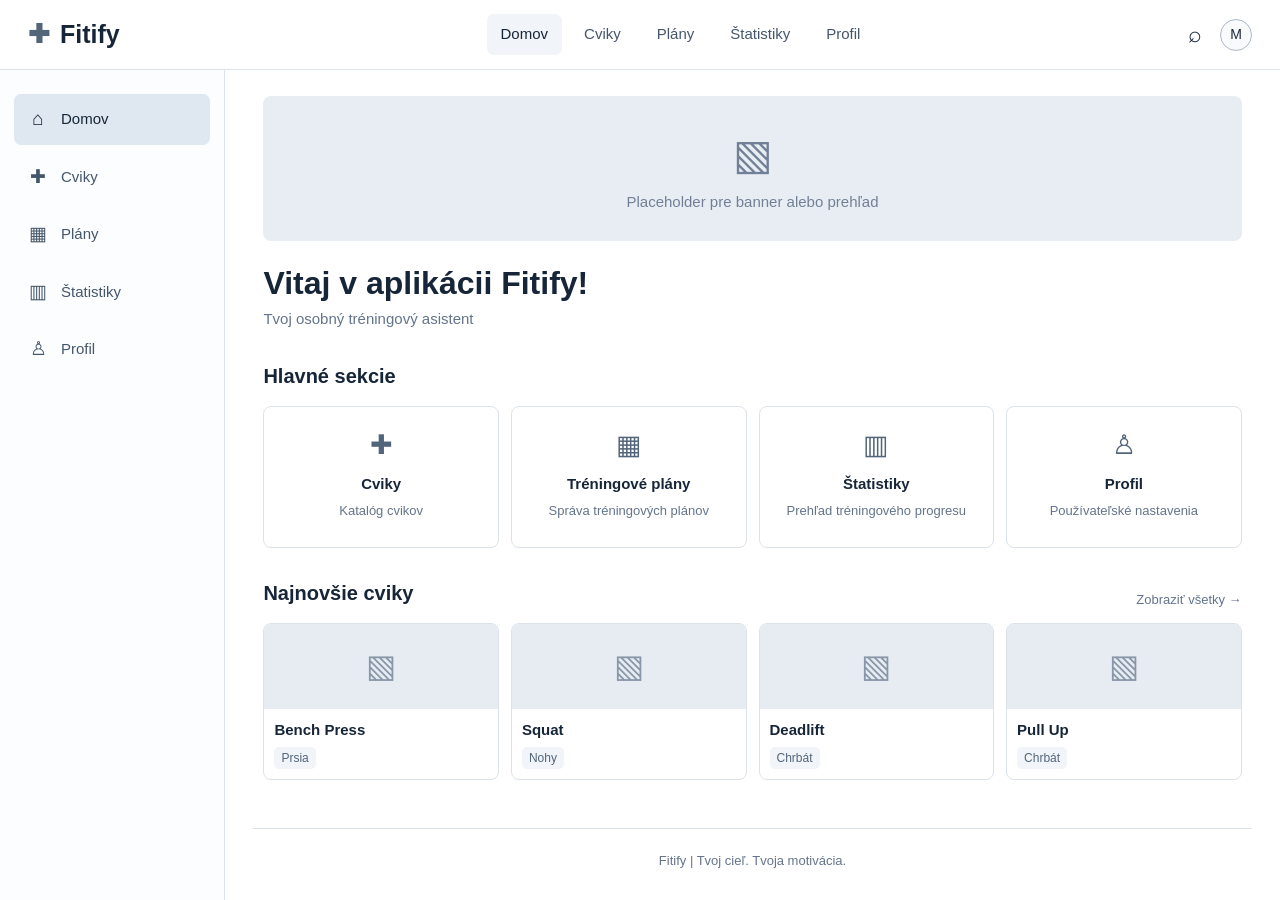
<file: html/index.html>
<!DOCTYPE html>
<html lang="sk">
<head>
  <meta charset="UTF-8">
  <meta name="viewport" content="width=device-width, initial-scale=1.0">
  <title>Fitify – Domov</title>
  <link rel="stylesheet" href="style.css">
</head>
<body>
  <header class="topbar">
    <a class="brand" href="index.html" aria-label="Fitify – domov"><span class="brand-icon">✚</span> Fitify</a>
    <nav class="top-nav" aria-label="Hlavná navigácia">
      <a class="active" href="index.html">Domov</a>
      <a href="#cviky">Cviky</a>
      <a href="plan.html">Plány</a>
      <a href="#statistiky">Štatistiky</a>
      <a href="#profil">Profil</a>
    </nav>
    <div class="header-icons"><span aria-label="Hľadať">⌕</span><span class="avatar" aria-label="Profil používateľa">M</span></div>
  </header>

  <div class="app-layout">
    <aside class="sidebar">
      <nav aria-label="Bočná navigácia">
        <a class="side-active" href="index.html"><span>⌂</span> Domov</a>
        <a href="#cviky"><span>✚</span> Cviky</a>
        <a href="plan.html"><span>▦</span> Plány</a>
        <a href="#statistiky"><span>▥</span> Štatistiky</a>
        <a href="#profil"><span>♙</span> Profil</a>
      </nav>
    </aside>

    <main class="main-content">
      <section class="welcome">
        <div class="placeholder-banner"><span class="image-symbol">▧</span><p>Placeholder pre banner alebo prehľad</p></div>
        <h1>Vitaj v aplikácii Fitify!</h1>
        <p class="subtitle">Tvoj osobný tréningový asistent</p>
      </section>

      <section class="feature-section">
        <h2>Hlavné sekcie</h2>
        <div class="feature-grid">
          <a class="feature-card" href="#cviky"><span class="feature-icon">✚</span><h3>Cviky</h3><p>Katalóg cvikov</p></a>
          <a class="feature-card" href="plan.html"><span class="feature-icon">▦</span><h3>Tréningové plány</h3><p>Správa tréningových plánov</p></a>
          <a class="feature-card" href="#statistiky"><span class="feature-icon">▥</span><h3>Štatistiky</h3><p>Prehľad tréningového progresu</p></a>
          <a class="feature-card" href="#profil"><span class="feature-icon">♙</span><h3>Profil</h3><p>Používateľské nastavenia</p></a>
        </div>
      </section>

      <section class="exercise-section">
        <div class="section-heading"><h2>Najnovšie cviky</h2><a href="#cviky">Zobraziť všetky →</a></div>
        <div class="exercise-preview-grid">
          <article class="exercise-preview"><div class="small-image">▧</div><div class="preview-info"><h3>Bench Press</h3><span class="tag">Prsia</span></div></article>
          <article class="exercise-preview"><div class="small-image">▧</div><div class="preview-info"><h3>Squat</h3><span class="tag">Nohy</span></div></article>
          <article class="exercise-preview"><div class="small-image">▧</div><div class="preview-info"><h3>Deadlift</h3><span class="tag">Chrbát</span></div></article>
          <article class="exercise-preview"><div class="small-image">▧</div><div class="preview-info"><h3>Pull Up</h3><span class="tag">Chrbát</span></div></article>
        </div>
      </section>
      <footer class="footer">Fitify | Tvoj cieľ. Tvoja motivácia.</footer>
    </main>
  </div>
</body>
</html>
</file>
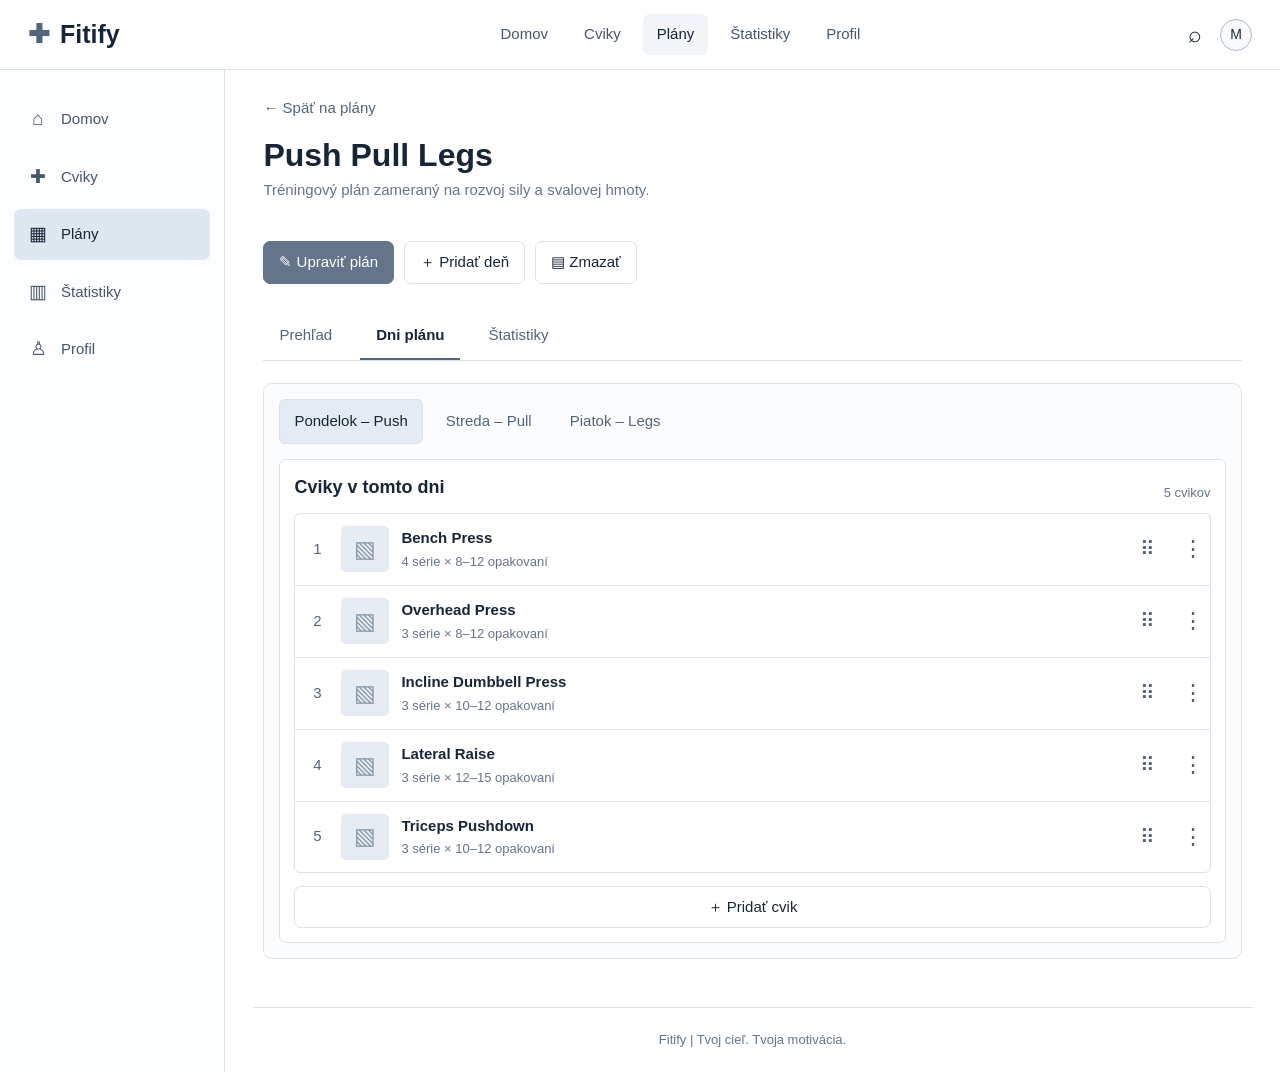
<file: html/plan.html>
<!DOCTYPE html>
<html lang="sk">
<head>
  <meta charset="UTF-8">
  <meta name="viewport" content="width=device-width, initial-scale=1.0">
  <title>Fitify – Detail tréningového plánu</title>
  <link rel="stylesheet" href="style.css">
</head>
<body>
  <header class="topbar">
    <a class="brand" href="index.html" aria-label="Fitify – domov"><span class="brand-icon">✚</span> Fitify</a>
    <nav class="top-nav" aria-label="Hlavná navigácia">
      <a href="index.html">Domov</a>
      <a href="#cviky">Cviky</a>
      <a class="active" href="plan.html">Plány</a>
      <a href="#statistiky">Štatistiky</a>
      <a href="#profil">Profil</a>
    </nav>
    <div class="header-icons"><span aria-label="Hľadať">⌕</span><span class="avatar" aria-label="Profil používateľa">M</span></div>
  </header>

  <div class="app-layout">
    <aside class="sidebar">
      <nav aria-label="Bočná navigácia">
        <a href="index.html"><span>⌂</span> Domov</a>
        <a href="#cviky"><span>✚</span> Cviky</a>
        <a class="side-active" href="plan.html"><span>▦</span> Plány</a>
        <a href="#statistiky"><span>▥</span> Štatistiky</a>
        <a href="#profil"><span>♙</span> Profil</a>
      </nav>
    </aside>

    <main class="main-content plan-content">
      <a class="back-link" href="index.html">← Späť na plány</a>
      <div class="plan-title-row">
        <div><h1>Push Pull Legs</h1><p class="subtitle">Tréningový plán zameraný na rozvoj sily a svalovej hmoty.</p></div>
      </div>
      <div class="button-row">
        <button class="button button-dark" type="button">✎ Upraviť plán</button>
        <button class="button" type="button">＋ Pridať deň</button>
        <button class="button" type="button">▤ Zmazať</button>
      </div>

      <nav class="tabs" aria-label="Sekcie tréningového plánu">
        <a href="#prehlad">Prehľad</a><a class="tab-active" href="#dni">Dni plánu</a><a href="#statistiky">Štatistiky</a>
      </nav>

      <section class="plan-panel" id="dni">
        <div class="day-tabs">
          <button class="day-active" type="button">Pondelok – Push</button>
          <button type="button">Streda – Pull</button>
          <button type="button">Piatok – Legs</button>
        </div>
        <div class="exercise-list">
          <div class="list-heading"><h2>Cviky v tomto dni</h2><span>5 cvikov</span></div>
          <article class="exercise-row">
            <span class="order">1</span><div class="exercise-thumb">▧</div><div class="exercise-details"><h3>Bench Press</h3><p>4 série × 8–12 opakovaní</p></div><span class="drag">⠿</span><button class="more" type="button" aria-label="Ďalšie možnosti pre Bench Press">⋮</button>
          </article>
          <article class="exercise-row">
            <span class="order">2</span><div class="exercise-thumb">▧</div><div class="exercise-details"><h3>Overhead Press</h3><p>3 série × 8–12 opakovaní</p></div><span class="drag">⠿</span><button class="more" type="button" aria-label="Ďalšie možnosti pre Overhead Press">⋮</button>
          </article>
          <article class="exercise-row">
            <span class="order">3</span><div class="exercise-thumb">▧</div><div class="exercise-details"><h3>Incline Dumbbell Press</h3><p>3 série × 10–12 opakovaní</p></div><span class="drag">⠿</span><button class="more" type="button" aria-label="Ďalšie možnosti pre Incline Dumbbell Press">⋮</button>
          </article>
          <article class="exercise-row">
            <span class="order">4</span><div class="exercise-thumb">▧</div><div class="exercise-details"><h3>Lateral Raise</h3><p>3 série × 12–15 opakovaní</p></div><span class="drag">⠿</span><button class="more" type="button" aria-label="Ďalšie možnosti pre Lateral Raise">⋮</button>
          </article>
          <article class="exercise-row">
            <span class="order">5</span><div class="exercise-thumb">▧</div><div class="exercise-details"><h3>Triceps Pushdown</h3><p>3 série × 10–12 opakovaní</p></div><span class="drag">⠿</span><button class="more" type="button" aria-label="Ďalšie možnosti pre Triceps Pushdown">⋮</button>
          </article>
          <button class="button add-exercise" type="button">＋ Pridať cvik</button>
        </div>
      </section>
      <footer class="footer">Fitify | Tvoj cieľ. Tvoja motivácia.</footer>
    </main>
  </div>
</body>
</html>
</file>
<file: html/style.css>
* {
  box-sizing: border-box;
}

:root {
  --border: #dce2e9;
  --muted: #64748b;
  --light: #f1f4f8;
  --lighter: #f8fafc;
  --text: #172538;
  --accent: #dfe7f0;
}

body {
  margin: 0;
  font-family: Arial, Helvetica, sans-serif;
  color: var(--text);
  background: #fff;
  font-size: 15px;
  line-height: 1.5;
}

a {
  color: inherit;
  text-decoration: none;
}

.topbar {
  min-height: 70px;
  display: flex;
  align-items: center;
  gap: 24px;
  padding: 12px 28px;
  border-bottom: 1px solid var(--border);
  background: #fff;
}

.brand {
  display: flex;
  align-items: center;
  gap: 10px;
  min-width: 145px;
  font-size: 25px;
  font-weight: 700;
}

.brand-icon {
  font-size: 26px;
  color: #52657b;
}

.top-nav {
  display: flex;
  align-items: center;
  justify-content: center;
  gap: 8px;
  flex: 1;
}

.top-nav a {
  padding: 9px 14px;
  border-radius: 7px;
  color: #45566b;
}

.top-nav a:hover,
.top-nav .active {
  background: var(--light);
  color: var(--text);
}

.header-icons {
  display: flex;
  align-items: center;
  gap: 18px;
  font-size: 23px;
}

.avatar {
  display: inline-flex;
  align-items: center;
  justify-content: center;
  width: 32px;
  height: 32px;
  border: 1px solid #aeb9c7;
  border-radius: 50%;
  background: var(--lighter);
  font-size: 14px;
}

.app-layout {
  display: grid;
  grid-template-columns: 225px minmax(0, 1fr);
  min-height: calc(100vh - 70px);
}

.sidebar {
  padding: 24px 14px;
  border-right: 1px solid var(--border);
  background: #fcfdff;
}

.sidebar nav {
  display: flex;
  flex-direction: column;
  gap: 7px;
}

.sidebar nav a {
  display: flex;
  align-items: center;
  gap: 12px;
  padding: 11px 13px;
  border-radius: 7px;
  color: #45566b;
}

.sidebar nav a span {
  width: 22px;
  text-align: center;
  font-size: 19px;
}

.sidebar nav a:hover,
.sidebar nav .side-active {
  background: var(--accent);
  color: var(--text);
}

.main-content {
  min-width: 0;
  padding: 26px clamp(18px, 3vw, 42px) 0;
}

h1, h2, h3, p {
  margin-top: 0;
}

h1 {
  margin-bottom: 4px;
  font-size: clamp(25px, 2.5vw, 32px);
  line-height: 1.25;
}

h2 {
  margin-bottom: 15px;
  font-size: 20px;
}

h3 {
  margin-bottom: 5px;
  font-size: 15px;
}

.subtitle {
  margin-bottom: 20px;
  color: var(--muted);
}

.placeholder-banner {
  min-height: 145px;
  margin-bottom: 22px;
  padding: 22px;
  display: flex;
  flex-direction: column;
  align-items: center;
  justify-content: center;
  border-radius: 8px;
  background: #e8edf3;
  color: #718096;
  text-align: center;
}

.placeholder-banner p {
  margin: 5px 0 0;
}

.image-symbol {
  font-size: 42px;
}

.welcome h1 {
  margin-bottom: 5px;
}

.feature-section,
.exercise-section {
  margin-top: 30px;
}

.feature-grid {
  display: grid;
  grid-template-columns: repeat(4, minmax(0, 1fr));
  gap: 12px;
}

.feature-card {
  min-height: 142px;
  padding: 18px 12px;
  border: 1px solid var(--border);
  border-radius: 8px;
  text-align: center;
  background: #fff;
}

.feature-card:hover {
  background: var(--lighter);
}

.feature-icon {
  display: block;
  margin-bottom: 8px;
  color: #52657b;
  font-size: 27px;
}

.feature-card p {
  margin: 5px 0 0;
  color: var(--muted);
  font-size: 13px;
}

.section-heading {
  display: flex;
  align-items: center;
  justify-content: space-between;
  gap: 12px;
}

.section-heading a {
  color: var(--muted);
  font-size: 13px;
}

.exercise-preview-grid {
  display: grid;
  grid-template-columns: repeat(4, minmax(0, 1fr));
  gap: 12px;
}

.exercise-preview {
  overflow: hidden;
  border: 1px solid var(--border);
  border-radius: 8px;
  background: #fff;
}

.small-image {
  display: flex;
  align-items: center;
  justify-content: center;
  min-height: 85px;
  background: #e7ecf2;
  color: #8796a8;
  font-size: 32px;
}

.preview-info {
  padding: 10px;
}

.tag {
  display: inline-block;
  padding: 2px 7px;
  border-radius: 5px;
  background: var(--light);
  color: #52657b;
  font-size: 12px;
}

.footer {
  margin: 48px -10px 0;
  padding: 22px 10px;
  border-top: 1px solid var(--border);
  color: var(--muted);
  text-align: center;
  font-size: 13px;
}

/* Detail tréningového plánu */
.plan-content {
  padding-top: 27px;
}

.back-link {
  display: inline-block;
  margin-bottom: 15px;
  color: #52657b;
}

.plan-title-row {
  display: flex;
  justify-content: space-between;
  gap: 20px;
}

.button-row {
  display: flex;
  flex-wrap: wrap;
  gap: 10px;
  margin: 20px 0 28px;
}

.button {
  min-height: 40px;
  padding: 9px 15px;
  border: 1px solid var(--border);
  border-radius: 7px;
  background: #fff;
  color: var(--text);
  font: inherit;
  cursor: pointer;
}

.button:hover {
  background: var(--lighter);
}

.button-dark {
  background: #64748b;
  border-color: #64748b;
  color: #fff;
}

.button-dark:hover {
  background: #52657b;
}

.tabs {
  display: flex;
  gap: 12px;
  border-bottom: 1px solid var(--border);
}

.tabs a {
  padding: 12px 16px;
  color: #52657b;
}

.tabs .tab-active {
  border-bottom: 2px solid #52657b;
  color: var(--text);
  font-weight: 700;
}

.plan-panel {
  margin-top: 22px;
  padding: 15px;
  border: 1px solid var(--border);
  border-radius: 9px;
  background: #fbfcfe;
}

.day-tabs {
  display: flex;
  flex-wrap: wrap;
  gap: 8px;
  margin-bottom: 15px;
}

.day-tabs button {
  padding: 10px 14px;
  border: 1px solid transparent;
  border-radius: 6px;
  background: transparent;
  color: #52657b;
  font: inherit;
  cursor: pointer;
}

.day-tabs .day-active {
  background: #e5ebf2;
  border-color: var(--border);
  color: var(--text);
}

.exercise-list {
  padding: 14px;
  border: 1px solid var(--border);
  border-radius: 7px;
  background: #fff;
}

.list-heading {
  display: flex;
  justify-content: space-between;
  align-items: center;
  gap: 12px;
}

.list-heading h2 {
  margin-bottom: 12px;
  font-size: 18px;
}

.list-heading span {
  color: var(--muted);
  font-size: 13px;
}

.exercise-row {
  display: grid;
  grid-template-columns: 24px 48px minmax(0, 1fr) 24px 24px;
  align-items: center;
  gap: 12px;
  min-height: 72px;
  padding: 10px;
  border: 1px solid var(--border);
  border-bottom: 0;
}

.exercise-row:first-of-type {
  border-radius: 6px 6px 0 0;
}

.exercise-row:nth-last-of-type(1) {
  border-bottom: 1px solid var(--border);
  border-radius: 0 0 6px 6px;
}

.order {
  text-align: center;
  color: #52657b;
}

.exercise-thumb {
  display: flex;
  align-items: center;
  justify-content: center;
  width: 48px;
  height: 46px;
  border-radius: 5px;
  background: #e7ecf2;
  color: #8796a8;
  font-size: 23px;
}

.exercise-details h3 {
  margin-bottom: 2px;
  font-weight: 600;
}

.exercise-details p {
  margin: 0;
  color: var(--muted);
  font-size: 13px;
}

.drag {
  color: #52657b;
  font-size: 20px;
}

.more {
  border: 0;
  background: transparent;
  color: #52657b;
  font-size: 22px;
  cursor: pointer;
}

.add-exercise {
  width: 100%;
  margin-top: 13px;
}

.filter-row {
  display: flex;
  align-items: center;
  flex-wrap: wrap;
  gap: 10px;
  margin: 25px 0;
  padding: 16px;
  border: 1px solid var(--border);
  border-radius: 8px;
  background: var(--lighter);
}

.filter-row label {
  font-weight: 600;
}

.filter-row input,
.filter-row select {
  min-height: 40px;
  min-width: 160px;
  padding: 8px 10px;
  border: 1px solid #cbd5e1;
  border-radius: 6px;
  background: #fff;
  font: inherit;
}

.catalog-grid {
  margin-top: 20px;
}

/* Tablet */
@media (max-width: 900px) {
  .topbar {
    flex-wrap: wrap;
    gap: 10px;
    padding: 12px 18px;
  }

  .brand {
    min-width: auto;
  }

  .top-nav {
    order: 3;
    flex-basis: 100%;
    justify-content: flex-start;
    overflow-x: auto;
  }

  .header-icons {
    margin-left: auto;
  }

  .app-layout {
    grid-template-columns: 175px minmax(0, 1fr);
  }

  .feature-grid,
  .exercise-preview-grid {
    grid-template-columns: repeat(2, minmax(0, 1fr));
  }
}

/* Mobile */
@media (max-width: 600px) {
  .topbar {
    padding: 12px;
  }

  .brand {
    font-size: 22px;
  }

  .top-nav {
    gap: 2px;
  }

  .top-nav a {
    padding: 8px 10px;
    white-space: nowrap;
    font-size: 13px;
  }

  .app-layout {
    display: block;
  }

  .sidebar {
    padding: 8px 10px;
    border-right: 0;
    border-bottom: 1px solid var(--border);
  }

  .sidebar nav {
    flex-direction: row;
    gap: 4px;
    overflow-x: auto;
  }

  .sidebar nav a {
    flex: 0 0 auto;
    padding: 8px 10px;
    font-size: 13px;
  }

  .sidebar nav a span {
    width: auto;
  }

  .main-content {
    padding: 20px 14px 0;
  }

  .placeholder-banner {
    min-height: 115px;
  }

  .feature-grid,
  .exercise-preview-grid {
    grid-template-columns: repeat(2, minmax(0, 1fr));
    gap: 9px;
  }

  .feature-card {
    padding: 14px 8px;
  }

  .section-heading {
    align-items: flex-start;
  }

  .section-heading a {
    white-space: nowrap;
  }

  .button-row {
    gap: 7px;
  }

  .button {
    padding: 8px 10px;
    font-size: 13px;
  }

  .plan-panel {
    padding: 8px;
  }

  .exercise-list {
    padding: 8px;
  }

  .exercise-row {
    grid-template-columns: 20px 38px minmax(0, 1fr) 18px;
    gap: 7px;
    padding: 8px 5px;
  }

  .exercise-thumb {
    width: 38px;
    height: 38px;
  }

  .exercise-details h3 {
    font-size: 13px;
  }

  .exercise-details p {
    font-size: 12px;
  }

  .drag {
    display: none;
  }

  .filter-row {
    align-items: stretch;
    flex-direction: column;
  }

  .filter-row input,
  .filter-row select {
    width: 100%;
  }

  .footer {
    margin-top: 32px;
  }
}
</file>
